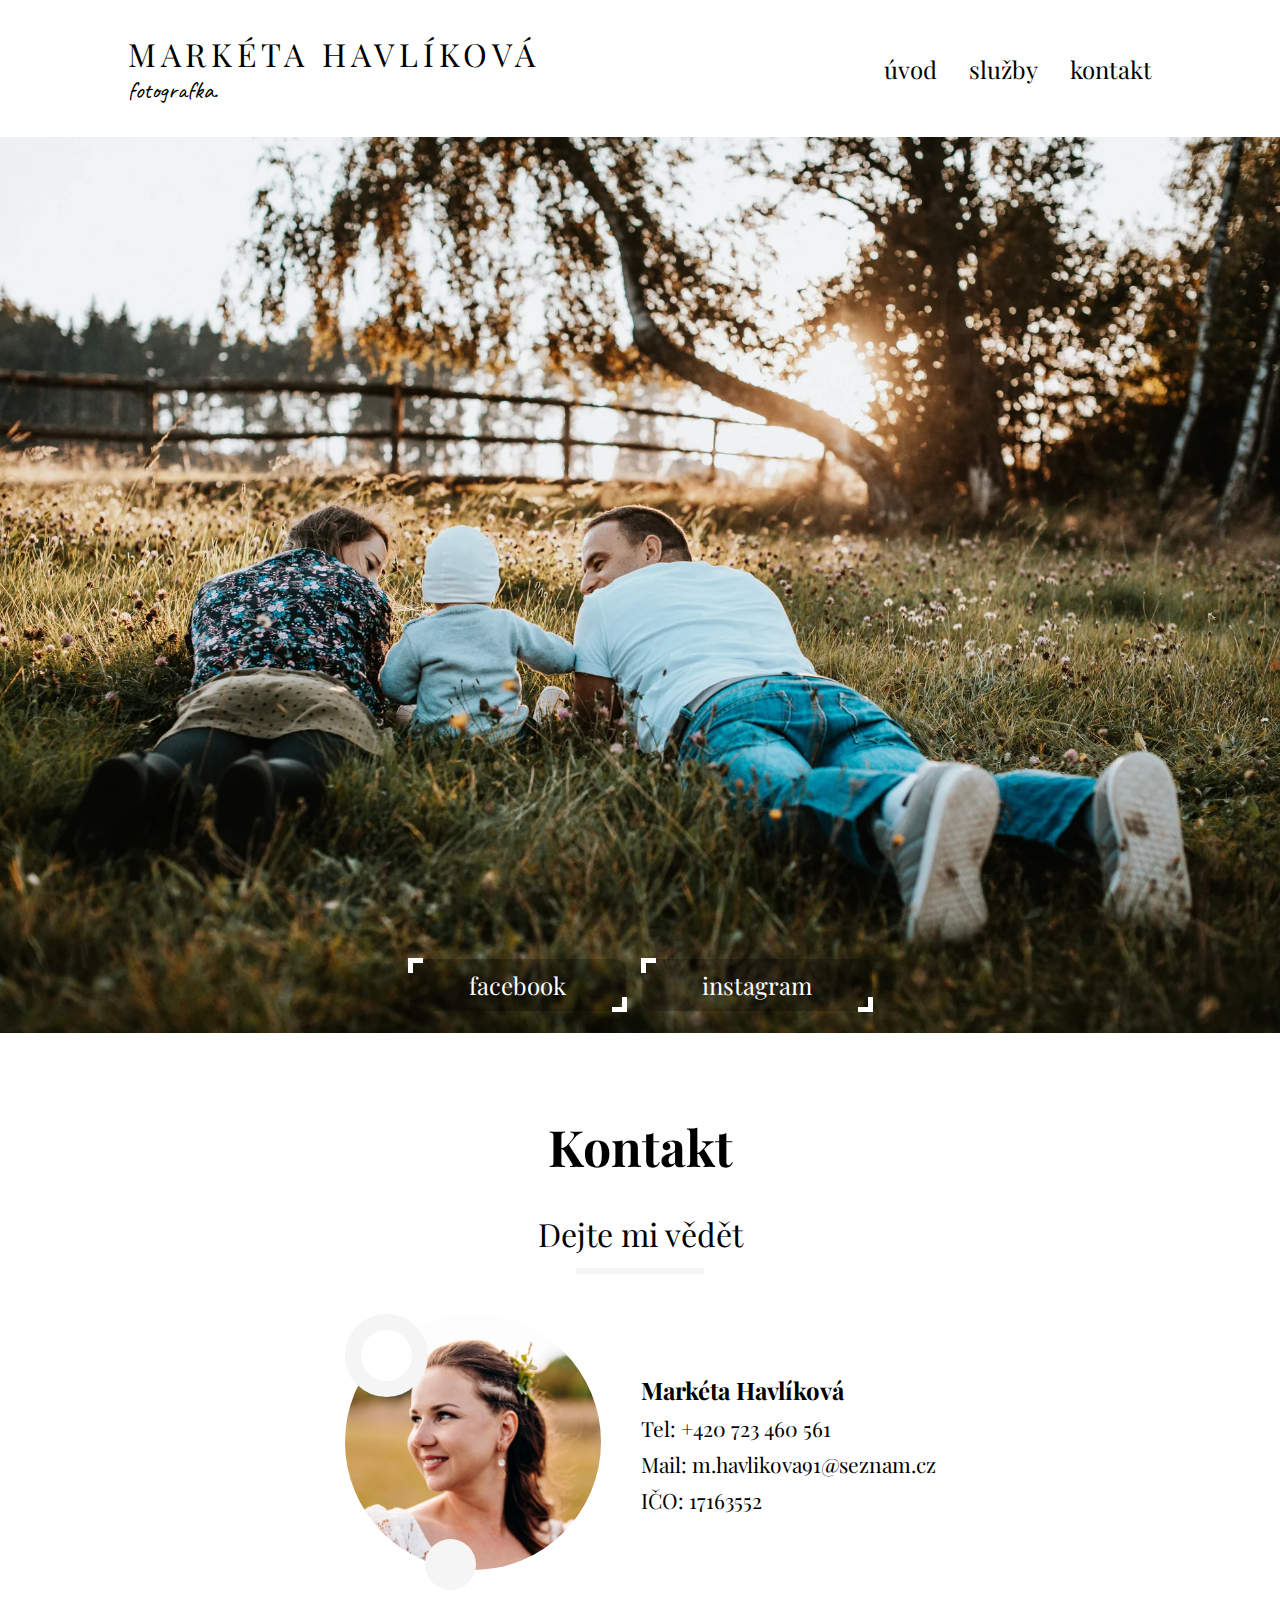
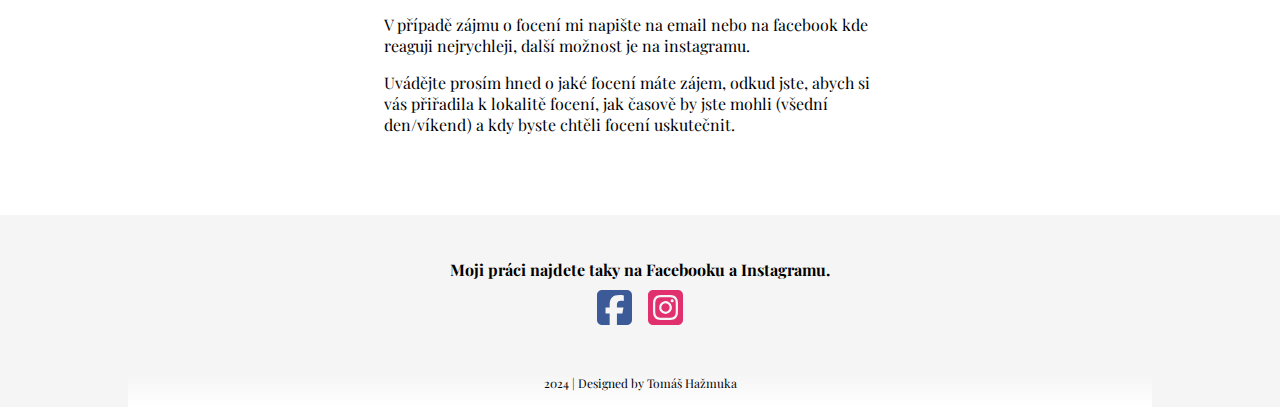
<file: kontakt/index.html>
<!DOCTYPE html><html lang="cs"> <head><meta charset="UTF-8"><meta name="description" content="Profesionální fotograf Jihlava, Vysočina a Celá ČR: Svatební focení, Newborn focení, produktové focení, párové focení, rodinné focení, těhotenské focení."><meta name="keywords" content="fotograf,jihlava,vysočina,svatební,těhototenské,newborn,rodinné,párové,produktové,foto"><meta name="robots" content="index,follow"><meta name="viewport" content="width=device-width, initial-scale=1, maximum-scale=5"><!-- <link rel="canonical" href="https://www.gynekologierajhrad.cz/"> --><link rel="icon" type="image/svg+xml" href="/camera.svg"><meta name="generator" content="Astro v4.2.1"><title>Kontakt | Fotografie Havlíková</title><link rel="preconnect" href="https://fonts.googleapis.com"><link rel="preconnect" href="https://fonts.gstatic.com" crossorigin><link href="https://fonts.googleapis.com/css2?family=Playfair+Display:ital,wght@0,400;0,500;0,600;0,700;0,800;0,900;1,400;1,500;1,600;1,700;1,800;1,900&display=swap" rel="stylesheet"><link href="https://fonts.googleapis.com/css2?family=Caveat:wght@400;500;600;700&display=swap" rel="stylesheet"><link rel="stylesheet" href="https://fonts.googleapis.com/css2?family=Material+Symbols+Outlined:opsz,wght,FILL,GRAD@24,400,0,0"><script src="/scripts/splide.min.js"></script><link rel="stylesheet" href="styles/splide.min.css"><link rel="stylesheet" href="/styles/kontakt.o91uuEzb.css" />
<link rel="stylesheet" href="/styles/index.Rb1HmonU.css" /><script type="module">document.getElementById("menu").addEventListener("click",function(){document.getElementById("menu-mobile").classList.add("visible")});document.getElementById("close-btn-child").addEventListener("click",function(){document.getElementById("menu-mobile").classList.remove("visible")});document.addEventListener("DOMContentLoaded",function(){var e=document.querySelectorAll(".splide");if(e.length)for(var n=0;n<e.length;n++){var t=e[n],d=new Splide(t,{type:"loop",padding:"20%"});d.mount()}});
</script></head> <body>  <div id="menu-mobile" data-astro-cid-5blmo7yk style="--backgroundUrl: url(/images/uvodni/01.webp);"> <div id="close-btn" data-astro-cid-5blmo7yk style="--backgroundUrl: url(/images/uvodni/01.webp);"> <span id="close-btn-child" class="material-symbols-outlined" data-astro-cid-5blmo7yk style="--backgroundUrl: url(/images/uvodni/01.webp);">
close</span> </div> <div class="text" data-astro-cid-5blmo7yk style="--backgroundUrl: url(/images/uvodni/01.webp);"> <div data-astro-cid-5blmo7yk style="--backgroundUrl: url(/images/uvodni/01.webp);"><a href="/" data-astro-cid-5blmo7yk style="--backgroundUrl: url(/images/uvodni/01.webp);">úvod</a></div> <div data-astro-cid-5blmo7yk style="--backgroundUrl: url(/images/uvodni/01.webp);"><a href="/sluzby" data-astro-cid-5blmo7yk style="--backgroundUrl: url(/images/uvodni/01.webp);">služby</a></div> <div data-astro-cid-5blmo7yk style="--backgroundUrl: url(/images/uvodni/01.webp);"><a href="/kontakt" data-astro-cid-5blmo7yk style="--backgroundUrl: url(/images/uvodni/01.webp);">kontakt</a></div> </div> </div> <header data-astro-cid-5blmo7yk style="--backgroundUrl: url(/images/uvodni/01.webp);"> <div class="navbar" data-astro-cid-5blmo7yk style="--backgroundUrl: url(/images/uvodni/01.webp);"> <div class="left" data-astro-cid-5blmo7yk style="--backgroundUrl: url(/images/uvodni/01.webp);"> <div data-astro-cid-5blmo7yk style="--backgroundUrl: url(/images/uvodni/01.webp);">Markéta Havlíková</div> <div data-astro-cid-5blmo7yk style="--backgroundUrl: url(/images/uvodni/01.webp);">fotografka.</div> </div> <div class="right" data-astro-cid-5blmo7yk style="--backgroundUrl: url(/images/uvodni/01.webp);"> <div class="text" data-astro-cid-5blmo7yk style="--backgroundUrl: url(/images/uvodni/01.webp);"> <div data-astro-cid-5blmo7yk style="--backgroundUrl: url(/images/uvodni/01.webp);"><a href="/" data-astro-cid-5blmo7yk style="--backgroundUrl: url(/images/uvodni/01.webp);">úvod</a></div> <div data-astro-cid-5blmo7yk style="--backgroundUrl: url(/images/uvodni/01.webp);"><a href="/sluzby" data-astro-cid-5blmo7yk style="--backgroundUrl: url(/images/uvodni/01.webp);">služby</a></div> <div data-astro-cid-5blmo7yk style="--backgroundUrl: url(/images/uvodni/01.webp);"><a href="/kontakt" data-astro-cid-5blmo7yk style="--backgroundUrl: url(/images/uvodni/01.webp);">kontakt</a></div> </div> <div id="menu" class="menu" data-astro-cid-5blmo7yk style="--backgroundUrl: url(/images/uvodni/01.webp);"> <span class="material-symbols-outlined" data-astro-cid-5blmo7yk style="--backgroundUrl: url(/images/uvodni/01.webp);"> menu</span> </div> </div> </div> <div class="background-image" data-astro-cid-5blmo7yk style="--backgroundUrl: url(/images/uvodni/01.webp);"> <div class="actions" data-astro-cid-5blmo7yk style="--backgroundUrl: url(/images/uvodni/01.webp);"> <div class="actions-inner" data-astro-cid-5blmo7yk style="--backgroundUrl: url(/images/uvodni/01.webp);"> <a href="https://www.facebook.com/profile.php?id=100090967988999" target="_blank" rel="noopener noreferrer" data-astro-cid-5blmo7yk style="--backgroundUrl: url(/images/uvodni/01.webp);"> <span class="btn" data-astro-cid-5blmo7yk style="--backgroundUrl: url(/images/uvodni/01.webp);">facebook</span> </a> <a href="https://www.instagram.com/fotografka.marketa.havlikova/" target="_blank" rel="noopener noreferrer" data-astro-cid-5blmo7yk style="--backgroundUrl: url(/images/uvodni/01.webp);"> <span class="btn" data-astro-cid-5blmo7yk style="--backgroundUrl: url(/images/uvodni/01.webp);">instagram</span> </a> </div> <div class="expand-icon" data-astro-cid-5blmo7yk style="--backgroundUrl: url(/images/uvodni/01.webp);"> <a href="#contact" title="scrollbar" data-astro-cid-5blmo7yk style="--backgroundUrl: url(/images/uvodni/01.webp);"> <i class="fa-solid fa-chevron-down" data-astro-cid-5blmo7yk style="--backgroundUrl: url(/images/uvodni/01.webp);"></i> </a> </div> </div> </div> </header>    <div id="contact" data-astro-cid-sdp36frc> <h1 data-astro-cid-sdp36frc>Kontakt</h1> <div class="title" data-astro-cid-sdp36frc> <div class="title-inner" data-astro-cid-sdp36frc>Dejte mi vědět</div> <div class="separator" data-astro-cid-sdp36frc> <div class="separator-inner" data-astro-cid-sdp36frc></div> </div> </div> <div class="contact-details" data-astro-cid-sdp36frc> <div class="image" data-astro-cid-sdp36frc> <figure data-astro-cid-sdp36frc> <div class="image-inner" data-astro-cid-sdp36frc> <div class="rect-one" data-astro-cid-sdp36frc></div> <div class="rect-two" data-astro-cid-sdp36frc></div> <img src="/images/about/02.webp" alt="fotografka Markéta Havlíková" data-astro-cid-sdp36frc> </div> </figure> </div> <div class="details" data-astro-cid-sdp36frc> <ul data-astro-cid-sdp36frc> <li class="person" data-astro-cid-sdp36frc>Markéta Havlíková</li> <li data-astro-cid-sdp36frc>Tel: <a href="tel:+4733378901" data-astro-cid-sdp36frc>+420 723 460 561</a></li> <li data-astro-cid-sdp36frc>
Mail: <a href="mailto:m.havlikova91@seznam.cz" data-astro-cid-sdp36frc>m.havlikova91@seznam.cz</a> </li> <li data-astro-cid-sdp36frc>IČO: 17163552</li> </ul> </div> </div> <div class="info" data-astro-cid-sdp36frc> <div class="info-inner" data-astro-cid-sdp36frc> <section data-astro-cid-sdp36frc>
V případě zájmu o focení mi napište na email nebo na facebook
                kde reaguji nejrychleji, další možnost je na instagramu.
</section> <section data-astro-cid-sdp36frc>
Uvádějte prosím hned o jaké focení máte zájem, odkud jste, abych
                si vás přiřadila k lokalitě focení, jak časově by jste mohli
                (všední den/víkend) a kdy byste chtěli focení uskutečnit.
</section> </div> </div> </div>  <footer data-astro-cid-sz7xmlte> <div id="footer" data-astro-cid-sz7xmlte> <div class="oncenter" data-astro-cid-sz7xmlte> <div class="info" data-astro-cid-sz7xmlte>
Moji práci najdete taky na Facebooku a Instagramu.
</div> <div class="icons" data-astro-cid-sz7xmlte> <div class="facebook" data-astro-cid-sz7xmlte> <a href="https://www.facebook.com/profile.php?id=100090967988999" target="_blank" rel="noopener noreferrer" data-astro-cid-sz7xmlte> <svg aria-label="odkaz na facebook" xmlns="http://www.w3.org/2000/svg" viewBox="0 0 448 512" data-astro-cid-sz7xmlte><!--!Font Awesome Free 6.5.1 by @fontawesome - https://fontawesome.com License - https://fontawesome.com/license/free Copyright 2024 Fonticons, Inc.--> <path d="M64 32C28.7 32 0 60.7 0 96V416c0 35.3 28.7 64 64 64h98.2V334.2H109.4V256h52.8V222.3c0-87.1 39.4-127.5 125-127.5c16.2 0 44.2 3.2 55.7 6.4V172c-6-.6-16.5-1-29.6-1c-42 0-58.2 15.9-58.2 57.2V256h83.6l-14.4 78.2H255V480H384c35.3 0 64-28.7 64-64V96c0-35.3-28.7-64-64-64H64z" data-astro-cid-sz7xmlte></path></svg> </a> </div> <div class="instagram" data-astro-cid-sz7xmlte> <a href="https://www.instagram.com/fotografka.marketa.havlikova/" target="_blank" rel="noopener noreferrer" data-astro-cid-sz7xmlte> <svg aria-label="odkaz na instagram" xmlns="http://www.w3.org/2000/svg" viewBox="0 0 448 512" data-astro-cid-sz7xmlte><!--!Font Awesome Free 6.5.1 by @fontawesome - https://fontawesome.com License - https://fontawesome.com/license/free Copyright 2024 Fonticons, Inc.--> <path d="M194.4 211.7a53.3 53.3 0 1 0 59.3 88.7 53.3 53.3 0 1 0 -59.3-88.7zm142.3-68.4c-5.2-5.2-11.5-9.3-18.4-12c-18.1-7.1-57.6-6.8-83.1-6.5c-4.1 0-7.9 .1-11.2 .1c-3.3 0-7.2 0-11.4-.1c-25.5-.3-64.8-.7-82.9 6.5c-6.9 2.7-13.1 6.8-18.4 12s-9.3 11.5-12 18.4c-7.1 18.1-6.7 57.7-6.5 83.2c0 4.1 .1 7.9 .1 11.1s0 7-.1 11.1c-.2 25.5-.6 65.1 6.5 83.2c2.7 6.9 6.8 13.1 12 18.4s11.5 9.3 18.4 12c18.1 7.1 57.6 6.8 83.1 6.5c4.1 0 7.9-.1 11.2-.1c3.3 0 7.2 0 11.4 .1c25.5 .3 64.8 .7 82.9-6.5c6.9-2.7 13.1-6.8 18.4-12s9.3-11.5 12-18.4c7.2-18 6.8-57.4 6.5-83c0-4.2-.1-8.1-.1-11.4s0-7.1 .1-11.4c.3-25.5 .7-64.9-6.5-83l0 0c-2.7-6.9-6.8-13.1-12-18.4zm-67.1 44.5A82 82 0 1 1 178.4 324.2a82 82 0 1 1 91.1-136.4zm29.2-1.3c-3.1-2.1-5.6-5.1-7.1-8.6s-1.8-7.3-1.1-11.1s2.6-7.1 5.2-9.8s6.1-4.5 9.8-5.2s7.6-.4 11.1 1.1s6.5 3.9 8.6 7s3.2 6.8 3.2 10.6c0 2.5-.5 5-1.4 7.3s-2.4 4.4-4.1 6.2s-3.9 3.2-6.2 4.2s-4.8 1.5-7.3 1.5l0 0c-3.8 0-7.5-1.1-10.6-3.2zM448 96c0-35.3-28.7-64-64-64H64C28.7 32 0 60.7 0 96V416c0 35.3 28.7 64 64 64H384c35.3 0 64-28.7 64-64V96zM357 389c-18.7 18.7-41.4 24.6-67 25.9c-26.4 1.5-105.6 1.5-132 0c-25.6-1.3-48.3-7.2-67-25.9s-24.6-41.4-25.8-67c-1.5-26.4-1.5-105.6 0-132c1.3-25.6 7.1-48.3 25.8-67s41.5-24.6 67-25.8c26.4-1.5 105.6-1.5 132 0c25.6 1.3 48.3 7.1 67 25.8s24.6 41.4 25.8 67c1.5 26.3 1.5 105.4 0 131.9c-1.3 25.6-7.1 48.3-25.8 67z" data-astro-cid-sz7xmlte></path> </svg> </a> </div> </div> </div> </div> <div class="copyright" data-astro-cid-sz7xmlte> 2024 | Designed by Tomáš Hažmuka
</div> </footer>    </body></html>
</file>
<file: styles/kontakt.o91uuEzb.css>
h1[data-astro-cid-sdp36frc]{text-align:center;font-size:50px;margin:0;margin-top:5rem;margin-bottom:2rem}#contact[data-astro-cid-sdp36frc]{margin-bottom:5rem}#contact[data-astro-cid-sdp36frc] .title[data-astro-cid-sdp36frc]{font-size:42px;text-align:center;margin-bottom:2.5rem}#contact[data-astro-cid-sdp36frc] .title[data-astro-cid-sdp36frc] .title-inner[data-astro-cid-sdp36frc]{font-size:32px}#contact[data-astro-cid-sdp36frc] .title[data-astro-cid-sdp36frc] .separator[data-astro-cid-sdp36frc]{margin-top:1vw;width:100%;height:.5vw;display:flex;justify-content:center}#contact[data-astro-cid-sdp36frc] .title[data-astro-cid-sdp36frc] .separator[data-astro-cid-sdp36frc] .separator-inner[data-astro-cid-sdp36frc]{height:100%;width:10vw;background-color:#f5f5f5}#contact[data-astro-cid-sdp36frc] .info[data-astro-cid-sdp36frc]{text-align:left;width:40%;margin:0 auto}#contact[data-astro-cid-sdp36frc] .info[data-astro-cid-sdp36frc] section[data-astro-cid-sdp36frc]{margin-bottom:1rem}#contact[data-astro-cid-sdp36frc] .info[data-astro-cid-sdp36frc] section[data-astro-cid-sdp36frc]:last-child{margin-bottom:0}#contact[data-astro-cid-sdp36frc] .contact-details[data-astro-cid-sdp36frc]{display:flex;justify-content:center;align-items:center;margin-bottom:2.5rem}#contact[data-astro-cid-sdp36frc] .image[data-astro-cid-sdp36frc]{width:auto}#contact[data-astro-cid-sdp36frc] .image[data-astro-cid-sdp36frc] figure[data-astro-cid-sdp36frc]{position:relative;margin:0}#contact[data-astro-cid-sdp36frc] .image[data-astro-cid-sdp36frc] figure[data-astro-cid-sdp36frc]:before{position:absolute;top:0;left:-75%;z-index:2;display:block;content:"";width:50%;height:100%;background:-webkit-linear-gradient(left,rgba(255,255,255,0) 0%,rgba(255,255,255,.3) 100%);background:linear-gradient(to right,#fff0,#ffffff4d);-webkit-transform:skewX(-25deg);transform:skew(-25deg)}#contact[data-astro-cid-sdp36frc] .image[data-astro-cid-sdp36frc] figure[data-astro-cid-sdp36frc]:hover:before{animation:shine 1.75s}@-webkit-keyframes shine{to{left:125%}}@keyframes shine{to{left:125%}}#contact[data-astro-cid-sdp36frc] .image[data-astro-cid-sdp36frc] .image-inner[data-astro-cid-sdp36frc]{display:inline-flex}#contact[data-astro-cid-sdp36frc] .image[data-astro-cid-sdp36frc] .image-inner[data-astro-cid-sdp36frc] img[data-astro-cid-sdp36frc]{position:relative;border-radius:50rem;height:auto;width:20vw}#contact[data-astro-cid-sdp36frc] .image[data-astro-cid-sdp36frc] .image-inner[data-astro-cid-sdp36frc] .rect-one[data-astro-cid-sdp36frc]{z-index:2;border-radius:100rem;top:0;position:absolute;background-color:#fff;border:1rem solid #f5f5f5;height:4vw;width:4vw}#contact[data-astro-cid-sdp36frc] .image[data-astro-cid-sdp36frc] .image-inner[data-astro-cid-sdp36frc] .rect-two[data-astro-cid-sdp36frc]{margin-left:5rem;z-index:2;border-radius:100rem;bottom:-1rem;position:absolute;background-color:#f5f5f5;height:4vw;width:4vw}#contact[data-astro-cid-sdp36frc] .details[data-astro-cid-sdp36frc]{font-size:21px}#contact[data-astro-cid-sdp36frc] .details[data-astro-cid-sdp36frc] ul[data-astro-cid-sdp36frc] li[data-astro-cid-sdp36frc]{margin-bottom:.5rem;list-style:none}#contact[data-astro-cid-sdp36frc] .details[data-astro-cid-sdp36frc] ul[data-astro-cid-sdp36frc] li[data-astro-cid-sdp36frc] a[data-astro-cid-sdp36frc]{text-decoration:none;color:#000}#contact[data-astro-cid-sdp36frc] .details[data-astro-cid-sdp36frc] ul[data-astro-cid-sdp36frc] li[data-astro-cid-sdp36frc] a[data-astro-cid-sdp36frc]:hover{opacity:.5}#contact[data-astro-cid-sdp36frc] .details[data-astro-cid-sdp36frc] .person[data-astro-cid-sdp36frc]{font-size:24px;font-weight:700;margin-bottom:1rem}@media only screen and (max-width: 1000px){h1[data-astro-cid-sdp36frc]{font-size:32px}#contact[data-astro-cid-sdp36frc]{text-align:center}#contact[data-astro-cid-sdp36frc] .title[data-astro-cid-sdp36frc]{font-size:40px}#contact[data-astro-cid-sdp36frc] .title[data-astro-cid-sdp36frc] .title-inner[data-astro-cid-sdp36frc]{font-size:24px}#contact[data-astro-cid-sdp36frc] .info[data-astro-cid-sdp36frc]{width:60%;font-size:16px}#contact[data-astro-cid-sdp36frc] .contact-details[data-astro-cid-sdp36frc]{display:block}#contact[data-astro-cid-sdp36frc] .contact-details[data-astro-cid-sdp36frc] .details[data-astro-cid-sdp36frc]{font-size:18px}#contact[data-astro-cid-sdp36frc] .contact-details[data-astro-cid-sdp36frc] .details[data-astro-cid-sdp36frc] ul[data-astro-cid-sdp36frc]{padding:0}#contact[data-astro-cid-sdp36frc] .contact-details[data-astro-cid-sdp36frc] .details[data-astro-cid-sdp36frc] .person[data-astro-cid-sdp36frc]{font-size:24px}#contact[data-astro-cid-sdp36frc] .image[data-astro-cid-sdp36frc]{margin-bottom:2rem}#contact[data-astro-cid-sdp36frc] .image[data-astro-cid-sdp36frc] .image-inner[data-astro-cid-sdp36frc] .rect-one[data-astro-cid-sdp36frc],#contact[data-astro-cid-sdp36frc] .image[data-astro-cid-sdp36frc] .image-inner[data-astro-cid-sdp36frc] .rect-two[data-astro-cid-sdp36frc]{display:none}#contact[data-astro-cid-sdp36frc] .image[data-astro-cid-sdp36frc] .image-inner[data-astro-cid-sdp36frc] img[data-astro-cid-sdp36frc]{width:12rem}}@media only screen and (max-width: 400px){#contact[data-astro-cid-sdp36frc]{text-align:center;width:80%;margin:0 auto;margin-bottom:5rem}#contact[data-astro-cid-sdp36frc] .info[data-astro-cid-sdp36frc]{width:100%}}
</file>
<file: styles/index.Rb1HmonU.css>
footer[data-astro-cid-sz7xmlte]{background-color:#f5f5f5}footer[data-astro-cid-sz7xmlte] .copyright[data-astro-cid-sz7xmlte]{width:80%;margin:0 auto;font-size:12px;background:linear-gradient(#f5f5f5,#fff);padding-bottom:1rem;text-align:center}footer[data-astro-cid-sz7xmlte] #footer[data-astro-cid-sz7xmlte]{position:relative;text-align:center;width:80%;margin:0 auto;height:10rem}footer[data-astro-cid-sz7xmlte] #footer[data-astro-cid-sz7xmlte] .oncenter[data-astro-cid-sz7xmlte]{position:absolute;height:auto;width:100%;top:50%;left:50%;transform:translate(-50%,-50%)}footer[data-astro-cid-sz7xmlte] #footer[data-astro-cid-sz7xmlte] .info[data-astro-cid-sz7xmlte]{font-weight:700;margin-bottom:.5rem}footer[data-astro-cid-sz7xmlte] #footer[data-astro-cid-sz7xmlte] .icons[data-astro-cid-sz7xmlte]{display:flex;justify-content:center;align-items:center}footer[data-astro-cid-sz7xmlte] #footer[data-astro-cid-sz7xmlte] .icons[data-astro-cid-sz7xmlte] .facebook[data-astro-cid-sz7xmlte],footer[data-astro-cid-sz7xmlte] #footer[data-astro-cid-sz7xmlte] .icons[data-astro-cid-sz7xmlte] .instagram[data-astro-cid-sz7xmlte]{cursor:pointer;margin-left:.5rem;margin-right:.5rem}footer[data-astro-cid-sz7xmlte] #footer[data-astro-cid-sz7xmlte] .icons[data-astro-cid-sz7xmlte] svg[data-astro-cid-sz7xmlte]{height:2.5rem}footer[data-astro-cid-sz7xmlte] #footer[data-astro-cid-sz7xmlte] .icons[data-astro-cid-sz7xmlte] svg[data-astro-cid-sz7xmlte]:hover{opacity:.7}footer[data-astro-cid-sz7xmlte] #footer[data-astro-cid-sz7xmlte] .icons[data-astro-cid-sz7xmlte] .instagram[data-astro-cid-sz7xmlte] svg[data-astro-cid-sz7xmlte]{filter:invert(28%) sepia(38%) saturate(6243%) hue-rotate(324deg) brightness(94%) contrast(86%)}footer[data-astro-cid-sz7xmlte] #footer[data-astro-cid-sz7xmlte] .icons[data-astro-cid-sz7xmlte] .facebook[data-astro-cid-sz7xmlte] svg[data-astro-cid-sz7xmlte]{filter:invert(32%) sepia(12%) saturate(2486%) hue-rotate(183deg) brightness(101%) contrast(91%)}@media only screen and (max-width: 800px){#footer[data-astro-cid-sz7xmlte] .info[data-astro-cid-sz7xmlte]{font-size:12px}}#menu-mobile[data-astro-cid-5blmo7yk]{display:none;position:fixed;width:100%;height:20rem;opacity:.9;background-color:#fff;z-index:10}#menu-mobile[data-astro-cid-5blmo7yk] #close-btn[data-astro-cid-5blmo7yk]{margin:1rem;text-align:right}#menu-mobile[data-astro-cid-5blmo7yk] #close-btn[data-astro-cid-5blmo7yk] span[data-astro-cid-5blmo7yk]{transition:all .5s;cursor:pointer;font-size:32px}#menu-mobile[data-astro-cid-5blmo7yk] #close-btn[data-astro-cid-5blmo7yk] span[data-astro-cid-5blmo7yk]:hover{opacity:.5}#menu-mobile[data-astro-cid-5blmo7yk] .text[data-astro-cid-5blmo7yk]{width:25%;margin:0 auto;font-size:24px;text-align:center}#menu-mobile[data-astro-cid-5blmo7yk] .text[data-astro-cid-5blmo7yk] div[data-astro-cid-5blmo7yk]{padding-bottom:1rem;margin-bottom:1rem;border-bottom:1px solid black}#menu-mobile[data-astro-cid-5blmo7yk] .text[data-astro-cid-5blmo7yk] div[data-astro-cid-5blmo7yk]:last-child{margin:0;padding:0;border-bottom:0}#menu-mobile[data-astro-cid-5blmo7yk] .text[data-astro-cid-5blmo7yk] a[data-astro-cid-5blmo7yk]{transition:all .5s;color:#000;text-decoration:none}#menu-mobile[data-astro-cid-5blmo7yk] .text[data-astro-cid-5blmo7yk] a[data-astro-cid-5blmo7yk]:hover{opacity:.5}#menu-mobile[data-astro-cid-5blmo7yk].visible{display:block}header[data-astro-cid-5blmo7yk]{color:#fff}header[data-astro-cid-5blmo7yk] .background-image[data-astro-cid-5blmo7yk]{min-height:70vw;width:100%;margin:0 auto;position:relative}header[data-astro-cid-5blmo7yk] .background-image[data-astro-cid-5blmo7yk]:before{content:" ";width:100%;height:100%;position:absolute;background-image:var(--backgroundUrl);background-position:center;background-repeat:no-repeat;background-size:cover}header[data-astro-cid-5blmo7yk] .actions[data-astro-cid-5blmo7yk]{position:absolute;bottom:0rem;width:100%}header[data-astro-cid-5blmo7yk] .actions[data-astro-cid-5blmo7yk] .expand-icon[data-astro-cid-5blmo7yk]{margin-top:2rem;text-align:center}header[data-astro-cid-5blmo7yk] .actions[data-astro-cid-5blmo7yk] .expand-icon[data-astro-cid-5blmo7yk] a[data-astro-cid-5blmo7yk]{color:#fff}header[data-astro-cid-5blmo7yk] .actions[data-astro-cid-5blmo7yk] .expand-icon[data-astro-cid-5blmo7yk] i[data-astro-cid-5blmo7yk]{transition:all .5s;cursor:pointer;font-size:5vw}header[data-astro-cid-5blmo7yk] .actions[data-astro-cid-5blmo7yk] .expand-icon[data-astro-cid-5blmo7yk] i[data-astro-cid-5blmo7yk]:hover{opacity:.5}header[data-astro-cid-5blmo7yk] .actions[data-astro-cid-5blmo7yk] .actions-inner[data-astro-cid-5blmo7yk]{text-align:center;display:flex;justify-content:center;align-items:center}header[data-astro-cid-5blmo7yk] .actions[data-astro-cid-5blmo7yk] .actions-inner[data-astro-cid-5blmo7yk] a[data-astro-cid-5blmo7yk]{color:#fff;text-decoration:none}header[data-astro-cid-5blmo7yk] .actions[data-astro-cid-5blmo7yk] .btn[data-astro-cid-5blmo7yk]{font-size:24px;margin-bottom:2vw;cursor:pointer;position:relative;padding:10px 60px;background-color:#00000040;border-top-right-radius:10px;border-bottom-left-radius:10px;transition:all 1s}header[data-astro-cid-5blmo7yk] .actions[data-astro-cid-5blmo7yk] .btn[data-astro-cid-5blmo7yk]:after,header[data-astro-cid-5blmo7yk] .actions[data-astro-cid-5blmo7yk] .btn[data-astro-cid-5blmo7yk]:before{content:" ";width:10px;height:10px;position:absolute;border:0px solid #fff;transition:all 1s}header[data-astro-cid-5blmo7yk] .actions[data-astro-cid-5blmo7yk] .btn[data-astro-cid-5blmo7yk]:after{top:-1px;left:-1px;border-top:5px solid white;border-left:5px solid white}header[data-astro-cid-5blmo7yk] .actions[data-astro-cid-5blmo7yk] .btn[data-astro-cid-5blmo7yk]:before{bottom:-1px;right:-1px;border-bottom:5px solid white;border-right:5px solid white}header[data-astro-cid-5blmo7yk] .actions[data-astro-cid-5blmo7yk] .btn[data-astro-cid-5blmo7yk]:hover{border-top-right-radius:0;border-bottom-left-radius:0}header[data-astro-cid-5blmo7yk] .actions[data-astro-cid-5blmo7yk] .btn[data-astro-cid-5blmo7yk]:hover:before,header[data-astro-cid-5blmo7yk] .actions[data-astro-cid-5blmo7yk] .btn[data-astro-cid-5blmo7yk]:hover:after{width:100%;height:100%}header[data-astro-cid-5blmo7yk] .actions[data-astro-cid-5blmo7yk] .btn[data-astro-cid-5blmo7yk]:first-child{margin-right:.5rem}header[data-astro-cid-5blmo7yk] .actions[data-astro-cid-5blmo7yk] .btn[data-astro-cid-5blmo7yk]:last-child{margin-left:.5rem}header[data-astro-cid-5blmo7yk] .navbar[data-astro-cid-5blmo7yk]{color:#000;display:flex;width:80%;margin:0 auto;padding-top:2rem;padding-bottom:2rem;position:relative}header[data-astro-cid-5blmo7yk] .navbar[data-astro-cid-5blmo7yk] .menu[data-astro-cid-5blmo7yk]{display:none}header[data-astro-cid-5blmo7yk] .navbar[data-astro-cid-5blmo7yk] .left[data-astro-cid-5blmo7yk]{width:100%}header[data-astro-cid-5blmo7yk] .navbar[data-astro-cid-5blmo7yk] .left[data-astro-cid-5blmo7yk] div[data-astro-cid-5blmo7yk]:first-child{font-size:32px;font-weight:100;text-transform:uppercase;letter-spacing:5px}header[data-astro-cid-5blmo7yk] .navbar[data-astro-cid-5blmo7yk] .left[data-astro-cid-5blmo7yk] div[data-astro-cid-5blmo7yk]:last-child{font-size:24px;font-family:Caveat,cursive}header[data-astro-cid-5blmo7yk] .navbar[data-astro-cid-5blmo7yk] .right[data-astro-cid-5blmo7yk]{display:flex;align-items:center;justify-content:right}header[data-astro-cid-5blmo7yk] .navbar[data-astro-cid-5blmo7yk] .right[data-astro-cid-5blmo7yk] .text[data-astro-cid-5blmo7yk]{width:100%;font-size:24px;display:flex;justify-content:end}header[data-astro-cid-5blmo7yk] .navbar[data-astro-cid-5blmo7yk] .right[data-astro-cid-5blmo7yk] .text[data-astro-cid-5blmo7yk] div[data-astro-cid-5blmo7yk]:first-child{margin-left:0}header[data-astro-cid-5blmo7yk] .navbar[data-astro-cid-5blmo7yk] .right[data-astro-cid-5blmo7yk] .text[data-astro-cid-5blmo7yk] div[data-astro-cid-5blmo7yk]{width:auto;margin-left:2rem}header[data-astro-cid-5blmo7yk] .navbar[data-astro-cid-5blmo7yk] .right[data-astro-cid-5blmo7yk] .text[data-astro-cid-5blmo7yk] div[data-astro-cid-5blmo7yk] a[data-astro-cid-5blmo7yk]{transition:all .5s;text-decoration:none;color:#000}header[data-astro-cid-5blmo7yk] .navbar[data-astro-cid-5blmo7yk] .right[data-astro-cid-5blmo7yk] .text[data-astro-cid-5blmo7yk] div[data-astro-cid-5blmo7yk] a[data-astro-cid-5blmo7yk]:hover{text-decoration:underline;opacity:.5}@media only screen and (max-width: 800px){header[data-astro-cid-5blmo7yk] .actions[data-astro-cid-5blmo7yk] .actions-inner[data-astro-cid-5blmo7yk]{margin:0 auto}header[data-astro-cid-5blmo7yk] .actions[data-astro-cid-5blmo7yk] .btn[data-astro-cid-5blmo7yk]{padding:10px 30px;font-size:12px}header[data-astro-cid-5blmo7yk] .actions[data-astro-cid-5blmo7yk] .expand-icon[data-astro-cid-5blmo7yk]{margin-top:1rem}header[data-astro-cid-5blmo7yk] .navbar[data-astro-cid-5blmo7yk] .left[data-astro-cid-5blmo7yk]{width:50%}header[data-astro-cid-5blmo7yk] .navbar[data-astro-cid-5blmo7yk] .left[data-astro-cid-5blmo7yk] div[data-astro-cid-5blmo7yk]:first-child{font-size:21px}header[data-astro-cid-5blmo7yk] .navbar[data-astro-cid-5blmo7yk] .left[data-astro-cid-5blmo7yk] div[data-astro-cid-5blmo7yk]:last-child{margin-top:.25rem;font-size:16px}header[data-astro-cid-5blmo7yk] .navbar[data-astro-cid-5blmo7yk] .right[data-astro-cid-5blmo7yk]{text-align:right;width:50%}header[data-astro-cid-5blmo7yk] .navbar[data-astro-cid-5blmo7yk] .right[data-astro-cid-5blmo7yk] .text[data-astro-cid-5blmo7yk]{display:none;text-align:right;font-size:1.5rem}header[data-astro-cid-5blmo7yk] .navbar[data-astro-cid-5blmo7yk] .right[data-astro-cid-5blmo7yk] .text[data-astro-cid-5blmo7yk] div[data-astro-cid-5blmo7yk]{margin-bottom:.5rem}header[data-astro-cid-5blmo7yk] .navbar[data-astro-cid-5blmo7yk] .right[data-astro-cid-5blmo7yk] .menu[data-astro-cid-5blmo7yk]{display:block;cursor:pointer}header[data-astro-cid-5blmo7yk] .navbar[data-astro-cid-5blmo7yk] .right[data-astro-cid-5blmo7yk] .menu[data-astro-cid-5blmo7yk] span[data-astro-cid-5blmo7yk]{font-size:2.5rem}header[data-astro-cid-5blmo7yk] .navbar[data-astro-cid-5blmo7yk] .right[data-astro-cid-5blmo7yk] .menu[data-astro-cid-5blmo7yk]:hover{opacity:.7}}:root{color:#000;font-size:100%}html{font-family:Playfair Display,sans-serif;scroll-behavior:smooth;width:auto!important;font-size:16px;zoom:1}body{margin:0;padding:0}
</file>
